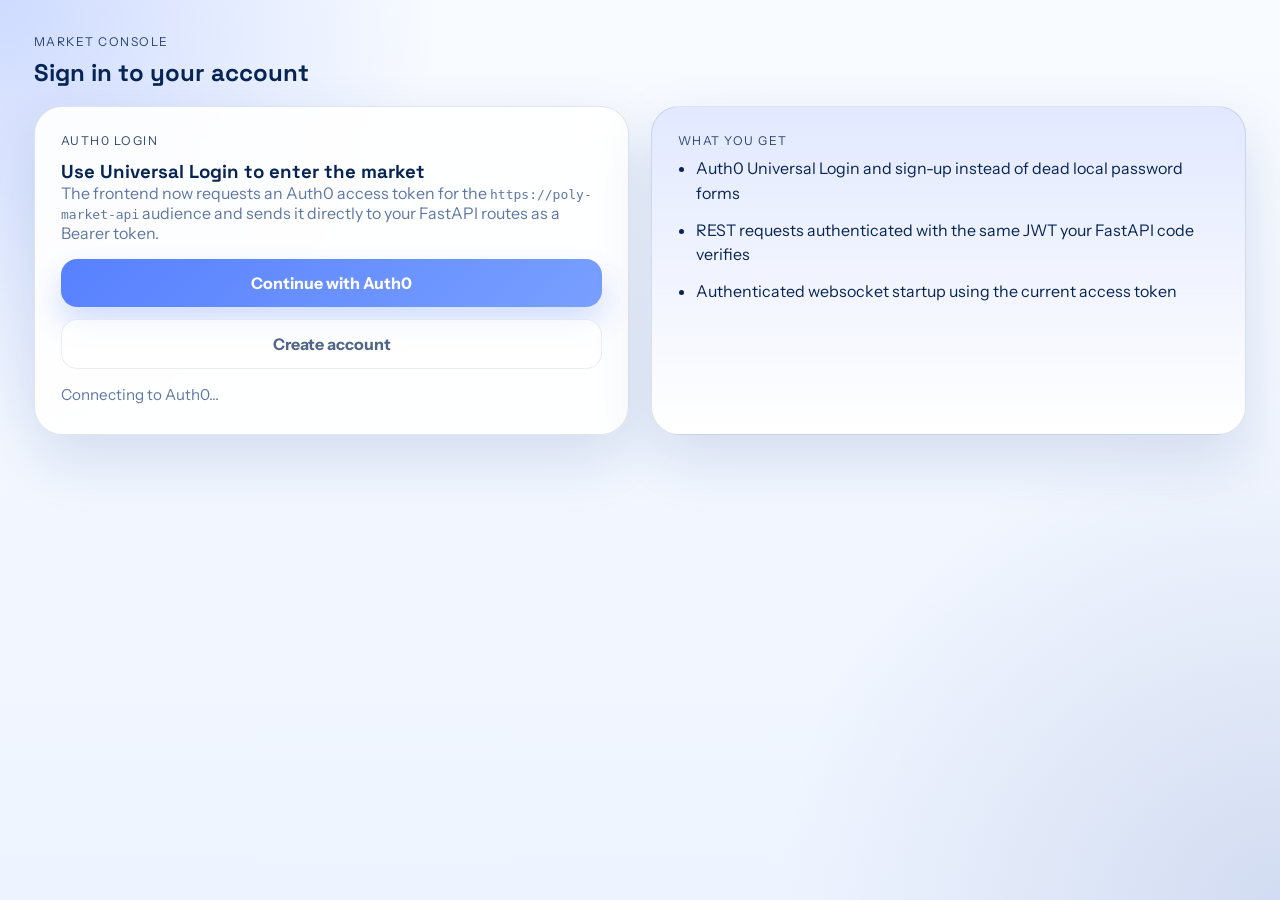
<file: static/index.html>
<!DOCTYPE html>
<html lang="en">
<head>
  <meta charset="UTF-8">
  <meta name="viewport" content="width=device-width, initial-scale=1.0">
  <title>Poly Market</title>
  <link rel="preconnect" href="https://fonts.googleapis.com">
  <link rel="preconnect" href="https://fonts.gstatic.com" crossorigin>
  <link href="https://fonts.googleapis.com/css2?family=Space+Grotesk:wght@400;500;700&family=Instrument+Sans:wght@400;500;600;700&display=swap" rel="stylesheet">
  <link rel="stylesheet" href="/static/styles.css">
  <script src="https://cdn.auth0.com/js/auth0-spa-js/2.1/auth0-spa-js.production.js" defer></script>
</head>
<body
  data-auth0-domain="dev-ti5ylgf1v4ze1wq8.us.auth0.com"
  data-auth0-client-id="080Yw9NmpP9mJVEdRqe8JtMi8aeETjxi"
  data-auth0-audience="https://poly-market-api"
>
  <div class="shell">
    <main class="app-panel">
      <header class="topbar">
        <div>
          <p class="topbar-label">Market Console</p>
          <h2 id="welcome-title">Sign in to your account</h2>
        </div>
        <div class="topbar-actions">
          <button id="refresh-markets" class="ghost-button hidden" type="button">Refresh Markets</button>
          <button id="logout-button" class="ghost-button hidden" type="button">Log Out</button>
        </div>
      </header>

      <section id="message-banner" class="message-banner hidden" aria-live="polite"></section>

      <section id="auth-view" class="auth-layout">
        <div class="panel">
          <div class="section-heading">
            <p class="panel-kicker">Auth0 login</p>
            <h3 id="auth-title">Use Universal Login to enter the market</h3>
          </div>

          <div class="stack">
            <p class="hero-copy auth-copy">
              The frontend now requests an Auth0 access token for the
              <code>https://poly-market-api</code> audience and sends it directly to your FastAPI
              routes as a Bearer token.
            </p>
            <div class="auth-action-grid">
              <button id="login-button" class="primary-button" type="button">Continue with Auth0</button>
              <button id="signup-button" class="secondary-button" type="button">Create account</button>
            </div>
            <p id="auth-status" class="auth-status">Choose sign in if you already have an account, or create one through Auth0.</p>
          </div>
        </div>

        <div class="panel panel-accent">
          <p class="panel-kicker">What you get</p>
          <ul class="feature-list">
            <li>Auth0 Universal Login and sign-up instead of dead local password forms</li>
            <li>REST requests authenticated with the same JWT your FastAPI code verifies</li>
            <li>Authenticated websocket startup using the current access token</li>
          </ul>
        </div>
      </section>

      <section id="dashboard-view" class="dashboard hidden">
        <section class="dashboard-shell">
          <article class="panel dashboard-overview">
            <div class="section-heading">
              <p class="panel-kicker">Account snapshot</p>
              <h3 id="user-name">Loading...</h3>
            </div>
            <div class="overview-metrics">
              <div class="overview-stat">
                <span>Balance</span>
                <strong id="user-balance">$0.00</strong>
              </div>
              <div class="overview-stat">
                <span>Email</span>
                <strong id="user-email">-</strong>
              </div>
              <div class="overview-stat">
                <span>Open markets</span>
                <strong id="market-count">0</strong>
              </div>
            </div>
          </article>

          <div class="tabs" role="tablist" aria-label="Dashboard sections">
            <button id="tab-predictions" class="tab active" type="button" data-tab="predictions" role="tab" aria-selected="true">Predictions</button>
            <button id="tab-create" class="tab" type="button" data-tab="create" role="tab" aria-selected="false">Create</button>
            <button id="tab-account" class="tab" type="button" data-tab="account" role="tab" aria-selected="false">Account</button>
          </div>

          <section id="panel-predictions" class="tab-panel" data-panel="predictions" role="tabpanel">
            <div id="predictions-browse-view" class="predictions-browse-view">
              <section class="markets-section">
                <div class="section-heading market-heading">
                  <div>
                    <p class="panel-kicker">Open markets</p>
                    <h3>Browse live prediction cards</h3>
                  </div>
                </div>
                <div class="market-controls panel">
                  <label class="field market-search-field">
                    <span>Search predictions</span>
                    <input id="market-search" type="search" placeholder="Search by question text">
                  </label>
                  <div class="control-row">
                    <label class="field select-field">
                      <span>Filter</span>
                      <select id="market-filter">
                        <option value="all">All markets</option>
                        <option value="yes_no">Yes / No</option>
                        <option value="high_low">High / Low</option>
                        <option value="zero_volume">No trades yet</option>
                      </select>
                    </label>
                    <label class="field select-field">
                      <span>Sort</span>
                      <select id="market-sort">
                        <option value="volume">Highest volume</option>
                        <option value="closing">Closing soon</option>
                        <option value="newest">Newest listed</option>
                        <option value="alphabetical">Question A-Z</option>
                      </select>
                    </label>
                  </div>
                </div>
                <div id="markets-empty" class="panel empty-state hidden">
                  <p class="panel-kicker">No matches</p>
                  <h3>No predictions match the current search and filter settings.</h3>
                  <p class="auth-copy">Try a different keyword, broaden the market type filter, or switch the sort order.</p>
                </div>
                <div id="markets-list" class="markets-grid"></div>
              </section>
            </div>

            <div id="prediction-detail-view" class="prediction-detail-view hidden">
              <div class="detail-page-shell">
                <div class="detail-page-header panel">
                  <button id="back-to-markets" class="ghost-button" type="button">Back to markets</button>
                  <div class="section-heading">
                    <p class="panel-kicker">Prediction detail</p>
                    <h3>View one market in depth and place a trade</h3>
                  </div>
                </div>

                <div id="prediction-detail-missing" class="panel empty-state hidden">
                  <p class="panel-kicker">Prediction unavailable</p>
                  <h3>That prediction could not be found in the active market list.</h3>
                  <p class="auth-copy">Return to the markets browser to choose another prediction.</p>
                </div>

                <div id="market-detail" class="prediction-detail-layout hidden">
                  <section class="panel market-detail-main">
	                    <div class="section-heading">
	                      <div class="market-detail-meta">
	                        <span id="detail-market-tag" class="market-tag"></span>
	                        <span id="detail-market-end" class="market-end"></span>
	                      </div>
	                      <h3 id="detail-market-title"></h3>
	                      <div class="market-creator-row detail-creator-row">
	                        <span class="creator-label">Created by</span>
	                        <button id="detail-creator-link" class="creator-link" type="button"></button>
	                      </div>
	                    </div>

                    <div class="detail-stats">
                      <article class="detail-stat-card">
                        <span>Total volume</span>
                        <strong id="detail-total-volume">$0.00</strong>
                      </article>
                      <article class="detail-stat-card">
                        <span id="detail-yes-label">Yes chance</span>
                        <strong id="detail-yes-percent">50%</strong>
                      </article>
                      <article class="detail-stat-card">
                        <span id="detail-no-label">No chance</span>
                        <strong id="detail-no-percent">50%</strong>
                      </article>
                    </div>

                    <div class="probability-panel">
                      <div class="probability-bar" aria-hidden="true">
                        <span id="detail-yes-bar" class="probability-fill yes-fill"></span>
                        <span id="detail-no-bar" class="probability-fill no-fill"></span>
                      </div>
                      <p id="detail-probability-summary" class="probability-summary"></p>
                      <div class="probability-labels">
                        <span id="detail-yes-volume"></span>
                        <span id="detail-no-volume"></span>
                      </div>
                    </div>

                    <div class="chart-panel">
                      <div class="chart-header">
                        <div>
                          <p class="panel-kicker">Price history</p>
                          <h4>Database-backed pricing</h4>
                        </div>
                        <span id="detail-chart-caption" class="chart-caption">Waiting for database trade history</span>
                      </div>
                    <div id="detail-chart-empty" class="chart-empty">
                      <p>No database price points yet for this prediction id.</p>
                    </div>
                    <div id="detail-chart-frame" class="chart-frame hidden">
                      <svg id="detail-price-chart" class="price-chart" viewBox="0 0 320 220" preserveAspectRatio="none" aria-label="Prediction price history">
                        <defs>
                          <linearGradient id="yes-area-gradient" x1="0" x2="0" y1="0" y2="1">
                            <stop offset="0%" stop-color="#1260ff" stop-opacity="0.28"></stop>
                            <stop offset="100%" stop-color="#1260ff" stop-opacity="0.04"></stop>
                          </linearGradient>
                        </defs>
                        <g id="detail-chart-grid"></g>
                        <g id="detail-chart-y-axis"></g>
                        <g id="detail-chart-x-axis"></g>
                        <path id="detail-chart-area" class="chart-area"></path>
                        <path id="detail-chart-line" class="chart-line"></path>
                        <line id="detail-chart-hover-line" class="chart-hover-line hidden"></line>
                        <circle id="detail-chart-hover-dot" class="chart-hover-dot hidden" r="5"></circle>
                        <rect id="detail-chart-overlay" class="chart-overlay" x="0" y="0" width="320" height="220"></rect>
                      </svg>
                      <div id="detail-chart-tooltip" class="chart-tooltip hidden" aria-live="polite">
                        <p id="detail-chart-tooltip-time" class="chart-tooltip-time"></p>
                        <p id="detail-chart-tooltip-price" class="chart-tooltip-metric"></p>
                        <p id="detail-chart-tooltip-volume" class="chart-tooltip-metric"></p>
                      </div>
                    </div>
                  </div>
                  </section>

                  <aside class="panel detail-trade-panel">
                    <div class="section-heading">
                      <p class="panel-kicker">Place trade</p>
                      <h3>Submit from the dedicated market page</h3>
                    </div>
                    <form id="detail-bet-form" class="bet-form detail-bet-form">
                      <label class="field">
                        <span>Stake</span>
                        <input id="detail-stake-input" class="stake-input" name="amount" type="number" min="1" step="0.01" placeholder="25.00" required>
                      </label>
                      <div class="bet-actions">
                        <button id="detail-yes-button" class="bet-button yes-button" data-side="yes" type="submit">Buy Yes</button>
                        <button id="detail-no-button" class="bet-button no-button" data-side="no" type="submit">Buy No</button>
                      </div>
                    </form>
                  </aside>
                </div>
              </div>
	            </div>
	          </section>

	          <section id="panel-profiles" class="tab-panel hidden" data-panel="profiles" role="tabpanel">
	            <div id="profile-view" class="profile-view hidden">
	              <div class="detail-page-shell">
	                <div class="detail-page-header panel">
	                  <button id="back-to-predictions" class="ghost-button" type="button">Back to predictions</button>
	                  <div class="section-heading">
	                    <p class="panel-kicker">User profile</p>
	                    <h3>View account stats and created predictions</h3>
	                  </div>
	                </div>

	                <div id="profile-missing" class="panel empty-state hidden">
	                  <p class="panel-kicker">Profile unavailable</p>
	                  <h3>That user profile could not be loaded.</h3>
	                  <p class="auth-copy">Return to predictions and choose another profile.</p>
	                </div>

	                <div id="profile-content" class="profile-layout hidden">
	                  <section class="panel profile-hero-card">
	                    <div class="profile-hero">
	                      <img id="profile-picture" class="profile-avatar" alt="User profile picture">
	                      <div class="profile-hero-copy">
	                        <p class="panel-kicker">Trader</p>
	                        <h3 id="profile-name">Unknown user</h3>
	                        <p id="profile-email" class="auth-copy">-</p>
	                        <p id="profile-created-at" class="profile-created-at"></p>
	                      </div>
	                    </div>

	                    <div class="profile-stat-grid">
	                      <article class="detail-stat-card">
	                        <span>Balance</span>
	                        <strong id="profile-balance">$0.00</strong>
	                      </article>
	                      <article class="detail-stat-card">
	                        <span>Total wins</span>
	                        <strong id="profile-total-wins">0</strong>
	                      </article>
	                      <article class="detail-stat-card">
	                        <span>Total losses</span>
	                        <strong id="profile-total-losses">0</strong>
	                      </article>
	                      <article class="detail-stat-card">
	                        <span>Net profit</span>
	                        <strong id="profile-net-profit">$0.00</strong>
	                      </article>
	                    </div>
	                  </section>

	                  <section class="panel">
	                    <div class="section-heading">
	                      <p class="panel-kicker">Created predictions</p>
	                      <h3>Newest markets first</h3>
	                    </div>
	                    <div id="profile-predictions-empty" class="chart-empty hidden">
	                      <p>This user has not created any predictions yet.</p>
	                    </div>
	                    <div id="profile-predictions-list" class="profile-predictions-list"></div>
	                  </section>
	                </div>
	              </div>
	            </div>
	          </section>

	          <section id="panel-create" class="tab-panel hidden" data-panel="create" role="tabpanel">
            <article class="panel create-market-card">
              <div class="section-heading">
                <p class="panel-kicker">Create market</p>
                <h3>Post a new prediction</h3>
              </div>
              <form id="create-market-form" class="stack">
                <label class="field">
                  <span>Question</span>
                  <input name="bet_string" type="text" placeholder="Will Team A win on Friday?" required>
                </label>
                <div class="toggle-row">
                  <label class="toggle-pill">
                    <input name="is_yes_no" type="checkbox" checked>
                    <span>Yes / No</span>
                  </label>
                  <label class="toggle-pill">
                    <input name="is_high_low" type="checkbox">
                    <span>High / Low</span>
                  </label>
                </div>
                <label class="field">
                  <span>Ends at</span>
                  <input name="end_time" type="datetime-local" required>
                </label>
                <button class="primary-button" type="submit">Post prediction</button>
              </form>
            </article>
          </section>

          <section id="panel-account" class="tab-panel hidden" data-panel="account" role="tabpanel">
            <div class="dashboard-grid account-grid">
              <article class="panel profile-card">
                <p class="panel-kicker">Account</p>
                <h3 id="account-user-name">Loading...</h3>
                <div class="profile-metrics">
                  <div>
                    <span>Balance</span>
                    <strong id="account-user-balance">$0.00</strong>
                  </div>
                  <div>
                    <span>Email</span>
                    <strong id="account-user-email">-</strong>
                  </div>
                </div>
              </article>

              <article class="panel panel-accent">
                <p class="panel-kicker">How pricing works</p>
                <div class="stack">
                  <p class="auth-copy">
                    Outcome percentages are derived from current money on each side of the market.
                    As capital shifts between outcomes, the displayed probability moves with it.
                  </p>
	                  <p class="auth-copy">
	                    Use the Predictions tab to compare markets quickly, then open a dedicated
	                    market page to place a trade with the existing yes/no or high/low flow.
	                  </p>
                </div>
              </article>
            </div>
          </section>
        </section>
      </section>
    </main>
  </div>

	  <template id="market-card-template">
	    <article class="market-card">
	      <div class="market-card-button" role="button" tabindex="0">
	        <div class="market-copy">
          <div class="market-meta">
            <span class="market-tag"></span>
            <span class="market-end"></span>
          </div>
          <h4 class="market-title"></h4>
          <div class="market-highlights">
            <div class="market-highlight">
              <span class="highlight-label">Volume</span>
              <strong class="market-total-volume"></strong>
            </div>
            <div class="market-highlight">
              <span class="highlight-label outcome-a-label">Yes chance</span>
              <strong class="yes-percent"></strong>
            </div>
            <div class="market-highlight">
              <span class="highlight-label outcome-b-label">No chance</span>
              <strong class="no-percent"></strong>
            </div>
          </div>
	          <div class="card-probability-panel">
	            <div class="probability-bar card-probability-bar" aria-hidden="true">
	              <span class="probability-fill yes-fill card-yes-bar"></span>
	              <span class="probability-fill no-fill card-no-bar"></span>
	            </div>
	            <p class="market-probability-summary"></p>
	          </div>
	          <div class="market-creator-row">
	            <span class="creator-label">Created by</span>
	            <button class="creator-link" type="button"></button>
	          </div>
	          <div class="market-volume">
	            <span class="yes-volume"></span>
	            <span class="no-volume"></span>
	          </div>
	        </div>
	      </div>
	    </article>
	  </template>

  <script type="module" src="/static/app.js"></script>
</body>
</html>
</file>
<file: static/styles.css>
:root {
  --bg: #eef4ff;
  --panel: rgba(255, 255, 255, 0.9);
  --panel-strong: #ffffff;
  --text: #072554;
  --muted: #5f78a3;
  --line: rgba(10, 43, 98, 0.12);
  --royal: #114bff;
  --royal-deep: #082f91;
  --royal-soft: #dce7ff;
  --success: #0d8a66;
  --danger: #e04358;
  --shadow: 0 24px 60px rgba(13, 56, 140, 0.14);
}

* {
  box-sizing: border-box;
}

body {
  margin: 0;
  min-height: 100vh;
  font-family: "Instrument Sans", sans-serif;
  color: var(--text);
  background:
    radial-gradient(circle at top left, rgba(17, 75, 255, 0.18), transparent 28%),
    radial-gradient(circle at bottom right, rgba(8, 47, 145, 0.12), transparent 32%),
    linear-gradient(180deg, #f8fbff 0%, var(--bg) 100%);
}

button,
input,
select {
  font: inherit;
}

.hidden {
  display: none !important;
}

.shell {
  min-height: 100vh;
}

.eyebrow,
.topbar-label,
.panel-kicker,
.stat-label {
  margin: 0 0 8px;
  text-transform: uppercase;
  letter-spacing: 0.12em;
  font-size: 0.76rem;
  opacity: 0.84;
}

h1,
h2,
h3,
h4,
p {
  margin: 0;
}

h1,
h2,
h3,
h4 {
  font-family: "Space Grotesk", sans-serif;
}

h1 {
  font-size: clamp(2.3rem, 5vw, 4.2rem);
  line-height: 0.96;
}

.app-panel {
  width: min(1400px, 100%);
  margin: 0 auto;
  padding: 34px;
}

.topbar {
  display: flex;
  justify-content: space-between;
  align-items: center;
  gap: 16px;
  margin-bottom: 18px;
}

.topbar-actions {
  display: flex;
  gap: 12px;
  flex-wrap: wrap;
}

.message-banner {
  margin-bottom: 20px;
  padding: 14px 16px;
  border-radius: 16px;
  border: 1px solid var(--line);
  background: white;
  box-shadow: var(--shadow);
}

.message-banner.success {
  border-color: rgba(13, 138, 102, 0.18);
  color: var(--success);
}

.message-banner.error {
  border-color: rgba(224, 67, 88, 0.18);
  color: var(--danger);
}

.auth-layout,
.dashboard-grid {
  display: grid;
  grid-template-columns: repeat(2, minmax(0, 1fr));
  gap: 22px;
}

.dashboard-shell,
.tab-panel {
  display: grid;
  gap: 22px;
}

.panel {
  background: var(--panel);
  border: 1px solid var(--line);
  border-radius: 28px;
  padding: 26px;
  box-shadow: var(--shadow);
  backdrop-filter: blur(20px);
}

.panel-accent {
  background:
    linear-gradient(180deg, rgba(17, 75, 255, 0.12), rgba(255, 255, 255, 0.94)),
    white;
}

.tabs {
  display: flex;
  gap: 10px;
  margin-bottom: 18px;
  padding: 6px;
  background: #e8f0ff;
  border-radius: 18px;
}

.tab {
  flex: 1;
  border: 0;
  border-radius: 14px;
  padding: 12px 14px;
  background: transparent;
  color: var(--muted);
  cursor: pointer;
  transition: 180ms ease;
}

.tab.active {
  background: white;
  color: var(--text);
  box-shadow: 0 8px 20px rgba(17, 75, 255, 0.14);
}

.stack,
.inline-form,
.markets-section {
  display: grid;
  gap: 16px;
}

.auth-action-grid {
  display: grid;
  gap: 12px;
}

.auth-copy {
  max-width: none;
  color: var(--muted);
}

.auth-status {
  min-height: 1.5em;
  color: var(--muted);
  font-size: 0.95rem;
}

.field {
  display: grid;
  gap: 8px;
}

.field span {
  font-size: 0.92rem;
  color: var(--muted);
}

.field input {
  width: 100%;
  border: 1px solid var(--line);
  border-radius: 16px;
  padding: 14px 16px;
  background: white;
  color: var(--text);
  outline: none;
}

.field input:focus {
  border-color: rgba(17, 75, 255, 0.38);
  box-shadow: 0 0 0 4px rgba(17, 75, 255, 0.12);
}

.field select {
  width: 100%;
  border: 1px solid var(--line);
  border-radius: 16px;
  padding: 14px 16px;
  background: white;
  color: var(--text);
  outline: none;
}

.field select:focus {
  border-color: rgba(17, 75, 255, 0.38);
  box-shadow: 0 0 0 4px rgba(17, 75, 255, 0.12);
}

.primary-button,
.secondary-button,
.ghost-button,
.bet-button {
  border: 0;
  border-radius: 16px;
  padding: 14px 18px;
  cursor: pointer;
  font-weight: 700;
  transition: transform 160ms ease, box-shadow 160ms ease, opacity 160ms ease;
}

.primary-button:hover,
.secondary-button:hover,
.ghost-button:hover,
.bet-button:hover {
  transform: translateY(-1px);
}

.primary-button:disabled,
.secondary-button:disabled,
.ghost-button:disabled,
.bet-button:disabled {
  cursor: wait;
  opacity: 0.7;
}

.primary-button {
  color: white;
  background: linear-gradient(135deg, var(--royal), #3f77ff);
  box-shadow: 0 16px 32px rgba(17, 75, 255, 0.28);
}

.secondary-button,
.ghost-button {
  color: var(--text);
  background: white;
  border: 1px solid var(--line);
}

.compact-field input {
  min-width: 0;
}

.inline-form {
  grid-template-columns: minmax(0, 1fr) auto;
  align-items: end;
}

.feature-list {
  padding-left: 18px;
  margin: 0;
  display: grid;
  gap: 12px;
  color: var(--text);
  line-height: 1.55;
}

.section-heading {
  display: grid;
  gap: 4px;
}

.profile-card,
.create-market-card {
  min-height: 100%;
}

.dashboard-overview {
  display: grid;
  gap: 18px;
  background:
    linear-gradient(180deg, rgba(17, 75, 255, 0.12), rgba(255, 255, 255, 0.96)),
    white;
}

.overview-metrics {
  display: grid;
  grid-template-columns: repeat(3, minmax(0, 1fr));
  gap: 16px;
}

.overview-stat,
.detail-stat-card {
  padding: 18px;
  border-radius: 20px;
  border: 1px solid rgba(17, 75, 255, 0.12);
  background: rgba(255, 255, 255, 0.88);
}

.overview-stat span,
.detail-stat-card span,
.highlight-label {
  display: block;
  font-size: 0.8rem;
  letter-spacing: 0.06em;
  text-transform: uppercase;
  color: var(--muted);
  margin-bottom: 8px;
}

.overview-stat strong,
.detail-stat-card strong {
  font-size: 1.1rem;
}

.profile-metrics {
  display: grid;
  gap: 16px;
  margin-top: 18px;
}

.profile-metrics span {
  display: block;
  font-size: 0.86rem;
  color: var(--muted);
  margin-bottom: 6px;
}

.profile-metrics strong {
  font-size: 1.16rem;
}

.toggle-row {
  display: flex;
  gap: 10px;
  flex-wrap: wrap;
}

.toggle-pill {
  position: relative;
  overflow: hidden;
  border-radius: 999px;
  border: 1px solid var(--line);
  background: #f7faff;
}

.toggle-pill input {
  position: absolute;
  inset: 0;
  opacity: 0;
}

.toggle-pill span {
  display: block;
  padding: 10px 14px;
  color: var(--muted);
}

.toggle-pill input:checked + span {
  color: white;
  background: var(--royal);
}

.market-heading {
  margin-bottom: 8px;
}

.market-controls {
  display: grid;
  gap: 16px;
  padding: 18px;
}

.control-row {
  display: grid;
  grid-template-columns: repeat(2, minmax(0, 1fr));
  gap: 14px;
}

.empty-state {
  gap: 10px;
}

.predictions-browse-view,
.prediction-detail-view,
.detail-page-shell {
  display: grid;
  gap: 22px;
}

.prediction-detail-layout {
  display: grid;
  grid-template-columns: minmax(0, 1.5fr) minmax(320px, 420px);
  gap: 22px;
  align-items: start;
}

.detail-page-header {
  display: grid;
  gap: 16px;
}

.markets-grid {
  display: grid;
  grid-template-columns: repeat(auto-fit, minmax(240px, 1fr));
  gap: 18px;
}

.market-card {
  min-height: 100%;
}

.market-card-button {
  width: 100%;
  text-align: left;
  display: block;
  padding: 0;
  color: inherit;
  background: var(--panel-strong);
  border: 1px solid var(--line);
  border-radius: 26px;
  box-shadow: var(--shadow);
  overflow: hidden;
}

.market-card-button:hover {
  transform: translateY(-2px);
}

.market-card.active .market-card-button {
  border-color: rgba(17, 75, 255, 0.35);
  box-shadow: 0 18px 40px rgba(17, 75, 255, 0.18);
}

.market-copy {
  display: grid;
  gap: 16px;
  padding: 22px;
}

.market-meta,
.market-volume,
.bet-actions {
  display: flex;
  flex-wrap: wrap;
  gap: 10px;
}

.market-tag,
.market-end,
.yes-volume,
.no-volume {
  display: inline-flex;
  align-items: center;
  padding: 8px 12px;
  border-radius: 999px;
  font-size: 0.84rem;
  background: #eef4ff;
  color: var(--muted);
}

.market-title {
  font-size: 1.35rem;
  line-height: 1.2;
}

.market-creator-row {
  display: flex;
  align-items: center;
  gap: 10px;
  flex-wrap: wrap;
}

.creator-label,
.profile-created-at {
  color: var(--muted);
  font-size: 0.9rem;
}

.creator-link {
  border: 0;
  padding: 0;
  background: transparent;
  color: var(--royal-deep);
  font-weight: 700;
  cursor: pointer;
  text-decoration: underline;
  text-underline-offset: 0.14em;
}

.creator-link:hover {
  color: var(--royal);
}

.market-highlights {
  display: grid;
  grid-template-columns: repeat(3, minmax(0, 1fr));
  gap: 12px;
}

.market-highlight {
  padding: 14px;
  border-radius: 18px;
  background: linear-gradient(180deg, rgba(17, 75, 255, 0.08), rgba(220, 231, 255, 0.35));
  border: 1px solid rgba(17, 75, 255, 0.08);
}

.market-highlight strong {
  font-size: 1rem;
}

.card-probability-panel {
  display: grid;
  gap: 8px;
}

.card-probability-bar {
  height: 10px;
}

.market-probability-summary,
.probability-summary,
.chart-caption {
  color: var(--muted);
  font-size: 0.92rem;
}

.bet-form {
  display: grid;
  gap: 14px;
}

.market-detail,
.market-detail-main,
.detail-trade-panel {
  display: grid;
  gap: 18px;
}

.market-detail-meta {
  display: flex;
  flex-wrap: wrap;
  gap: 10px;
}

.detail-stats {
  display: grid;
  grid-template-columns: repeat(3, minmax(0, 1fr));
  gap: 12px;
}

.probability-panel {
  display: grid;
  gap: 12px;
}

.probability-bar {
  display: flex;
  width: 100%;
  height: 16px;
  overflow: hidden;
  border-radius: 999px;
  background: #dfe8fb;
}

.probability-fill {
  display: block;
  height: 100%;
}

.yes-fill {
  background: linear-gradient(135deg, #1260ff, #4f8eff);
}

.no-fill {
  background: linear-gradient(135deg, #072554, #0c3da1);
}

.probability-labels {
  display: flex;
  justify-content: space-between;
  gap: 12px;
  color: var(--muted);
  font-size: 0.92rem;
}

.chart-panel {
  display: grid;
  gap: 14px;
  padding: 18px;
  border-radius: 22px;
  border: 1px solid rgba(17, 75, 255, 0.1);
  background: linear-gradient(180deg, rgba(17, 75, 255, 0.04), rgba(255, 255, 255, 0.88));
}

.chart-header {
  display: flex;
  justify-content: space-between;
  align-items: start;
  gap: 12px;
}

.chart-empty {
  padding: 20px;
  border-radius: 18px;
  border: 1px dashed rgba(17, 75, 255, 0.2);
  background: rgba(255, 255, 255, 0.7);
  color: var(--muted);
}

.chart-frame {
  position: relative;
}

.price-chart {
  width: 100%;
  height: 220px;
  overflow: visible;
}

.chart-area {
  fill: url(#yes-area-gradient);
}

.chart-line {
  fill: none;
  stroke: #1260ff;
  stroke-width: 3;
  stroke-linecap: round;
  stroke-linejoin: round;
}

.chart-grid-line,
.chart-axis-line {
  stroke: rgba(17, 75, 255, 0.12);
  stroke-width: 1;
}

.chart-axis-text {
  fill: var(--muted);
  font-size: 10px;
  font-family: "Instrument Sans", sans-serif;
}

.chart-hover-line {
  stroke: rgba(7, 37, 84, 0.32);
  stroke-width: 1.5;
  stroke-dasharray: 4 4;
}

.chart-hover-dot {
  fill: #1260ff;
  stroke: white;
  stroke-width: 2;
}

.chart-overlay {
  fill: transparent;
  cursor: crosshair;
}

.chart-tooltip {
  position: absolute;
  top: 12px;
  left: 12px;
  min-width: 170px;
  padding: 12px 14px;
  border-radius: 16px;
  border: 1px solid rgba(17, 75, 255, 0.16);
  background: rgba(255, 255, 255, 0.96);
  box-shadow: 0 14px 30px rgba(7, 37, 84, 0.14);
  pointer-events: none;
}

.chart-tooltip-time,
.chart-tooltip-metric {
  margin: 0;
}

.chart-tooltip-time {
  font-size: 0.84rem;
  color: var(--text);
  font-weight: 700;
  margin-bottom: 6px;
}

.chart-tooltip-metric {
  font-size: 0.84rem;
  color: var(--muted);
}

.detail-bet-form {
  padding-top: 6px;
}

.account-grid {
  align-items: start;
}

.profile-view,
.profile-layout {
  display: grid;
  gap: 22px;
}

.profile-hero-card {
  display: grid;
  gap: 22px;
}

.profile-hero {
  display: flex;
  align-items: center;
  gap: 18px;
  flex-wrap: wrap;
}

.profile-avatar {
  width: 96px;
  height: 96px;
  border-radius: 28px;
  object-fit: cover;
  border: 1px solid rgba(17, 75, 255, 0.14);
  box-shadow: var(--shadow);
  background: #eef4ff;
}

.profile-hero-copy {
  display: grid;
  gap: 6px;
}

.profile-stat-grid {
  display: grid;
  grid-template-columns: repeat(4, minmax(0, 1fr));
  gap: 12px;
}

.profile-predictions-list {
  display: grid;
  gap: 14px;
}

.profile-prediction-card {
  display: grid;
  gap: 12px;
  padding: 18px;
  border-radius: 22px;
  border: 1px solid var(--line);
  background: rgba(255, 255, 255, 0.88);
}

.profile-prediction-card h4 {
  font-size: 1.08rem;
}

.profile-prediction-meta {
  display: flex;
  flex-wrap: wrap;
  gap: 10px;
}

.profile-prediction-open {
  justify-self: start;
}

.bet-button {
  flex: 1;
  min-width: 120px;
  color: white;
}

.yes-button {
  background: linear-gradient(135deg, #1260ff, #2f86ff);
}

.no-button {
  background: linear-gradient(135deg, #072554, #0c3da1);
}

@media (max-width: 1080px) {
  .auth-layout,
  .dashboard-grid,
  .prediction-detail-layout {
    grid-template-columns: 1fr;
  }
}

@media (max-width: 640px) {
  .app-panel {
    padding: 24px;
  }

  .topbar {
    align-items: start;
    flex-direction: column;
  }

  .inline-form {
    grid-template-columns: 1fr;
  }

  .overview-metrics,
  .detail-stats,
  .market-highlights,
  .control-row,
  .profile-stat-grid {
    grid-template-columns: 1fr;
  }

  .tabs {
    grid-template-columns: 1fr;
  }
}
</file>
